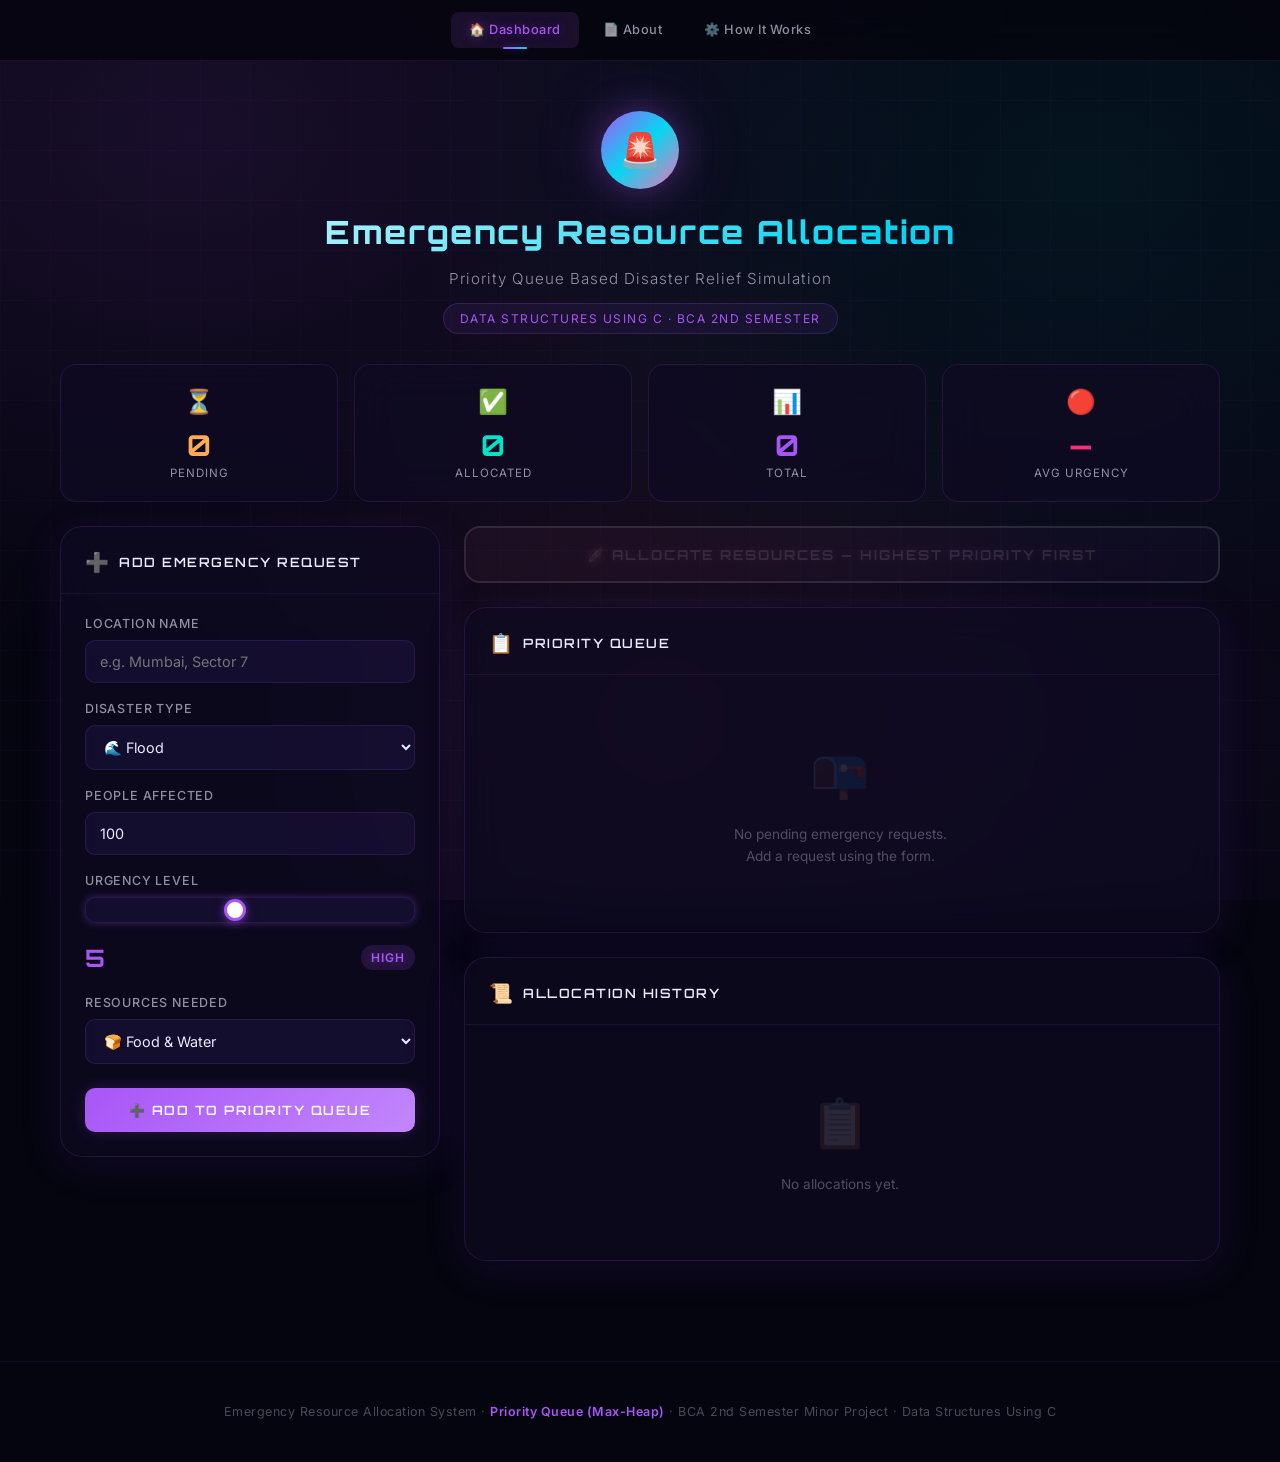
<file: web/index.html>
<!DOCTYPE html>
<html lang="en">
<head>
    <meta charset="UTF-8">
    <meta name="viewport" content="width=device-width, initial-scale=1.0">
    <meta name="description" content="Emergency Resource Allocation System — A simulation using Priority Queue data structure to allocate disaster relief resources based on urgency.">
    <title>Emergency Resource Allocation System</title>
    <link rel="stylesheet" href="style.css">
    <link rel="icon" href="data:image/svg+xml,<svg xmlns='http://www.w3.org/2000/svg' viewBox='0 0 100 100'><text y='.9em' font-size='90'>🚨</text></svg>">
</head>
<body>
    <canvas id="cursorCanvas"></canvas>

    <!-- ===== Navbar ===== -->
    <nav class="navbar">
        <a href="index.html" class="navbar__link navbar__link--active">🏠 Dashboard</a>
        <a href="about.html" class="navbar__link">📄 About</a>
        <a href="how-it-works.html" class="navbar__link">⚙️ How It Works</a>
    </nav>

    <!-- ===== Header ===== -->
    <header class="header">
        <div class="header__icon">🚨</div>
        <h1 class="header__title">Emergency Resource Allocation</h1>
        <p class="header__subtitle">Priority Queue Based Disaster Relief Simulation</p>
        <span class="header__badge">Data Structures Using C · BCA 2nd Semester</span>
    </header>

    <!-- ===== Main App ===== -->
    <main class="app">

        <!-- Stats Bar -->
        <section class="stats-bar" aria-label="Statistics">
            <div class="stat-card stat-card--pending">
                <div class="stat-card__icon">⏳</div>
                <div class="stat-card__value" id="statPending">0</div>
                <div class="stat-card__label">Pending</div>
            </div>
            <div class="stat-card stat-card--allocated">
                <div class="stat-card__icon">✅</div>
                <div class="stat-card__value" id="statAllocated">0</div>
                <div class="stat-card__label">Allocated</div>
            </div>
            <div class="stat-card stat-card--total">
                <div class="stat-card__icon">📊</div>
                <div class="stat-card__value" id="statTotal">0</div>
                <div class="stat-card__label">Total</div>
            </div>
            <div class="stat-card stat-card--urgency">
                <div class="stat-card__icon">🔴</div>
                <div class="stat-card__value" id="statAvgUrgency">—</div>
                <div class="stat-card__label">Avg Urgency</div>
            </div>
        </section>

        <!-- Main Grid -->
        <div class="grid">

            <!-- Left Column — Add Request Form -->
            <aside>
                <div class="card">
                    <div class="card__header">
                        <span class="card__header-icon">➕</span>
                        <h2 class="card__header-title">Add Emergency Request</h2>
                    </div>
                    <div class="card__body">
                        <form id="requestForm">
                            <div class="form-group">
                                <label for="location">Location Name</label>
                                <input type="text" id="location" placeholder="e.g. Mumbai, Sector 7" required>
                            </div>

                            <div class="form-group">
                                <label for="disasterType">Disaster Type</label>
                                <select id="disasterType" required>
                                    <option value="Flood">🌊 Flood</option>
                                    <option value="Earthquake">🏚️ Earthquake</option>
                                    <option value="Fire">🔥 Fire</option>
                                    <option value="Accident">🚨 Accident</option>
                                    <option value="Cyclone">🌀 Cyclone</option>
                                    <option value="Landslide">⛰️ Landslide</option>
                                </select>
                            </div>

                            <div class="form-group">
                                <label for="peopleAffected">People Affected</label>
                                <input type="number" id="peopleAffected" min="1" max="100000" value="100" required>
                            </div>

                            <div class="form-group">
                                <label for="urgency">Urgency Level</label>
                                <div class="urgency-slider-wrapper">
                                    <input type="range" id="urgency" class="urgency-slider" min="1" max="10" value="5">
                                    <div class="urgency-display">
                                        <span class="urgency-value" id="urgencyValue">5</span>
                                        <span class="urgency-label urgency-label--high" id="urgencyLabel">HIGH</span>
                                    </div>
                                </div>
                            </div>

                            <div class="form-group">
                                <label for="resourcesNeeded">Resources Needed</label>
                                <select id="resourcesNeeded" required>
                                    <option value="Food & Water">🍞 Food & Water</option>
                                    <option value="Medical Supplies">💊 Medical Supplies</option>
                                    <option value="Rescue Team">🚁 Rescue Team</option>
                                    <option value="Shelter">🏕️ Shelter</option>
                                    <option value="All Resources">📦 All Resources</option>
                                </select>
                            </div>

                            <button type="submit" class="btn-submit" id="submitBtn">
                                ➕ Add to Priority Queue
                            </button>
                        </form>
                    </div>
                </div>
            </aside>

            <!-- Right Column — Queue + Allocation -->
            <section>
                <!-- Allocate Button -->
                <div class="allocate-section">
                    <button class="btn-allocate" id="allocateBtn" disabled>
                        🚀 Allocate Resources — Highest Priority First
                    </button>
                </div>

                <!-- Priority Queue -->
                <div class="card" style="margin-bottom: 24px;">
                    <div class="card__header">
                        <span class="card__header-icon">📋</span>
                        <h2 class="card__header-title">Priority Queue</h2>
                    </div>
                    <div class="card__body">
                        <ul class="queue-list" id="queueList">
                            <!-- Rendered by JS -->
                        </ul>
                    </div>
                </div>

                <!-- Allocation History -->
                <div class="card">
                    <div class="card__header">
                        <span class="card__header-icon">📜</span>
                        <h2 class="card__header-title">Allocation History</h2>
                    </div>
                    <div class="card__body">
                        <ul class="history-list" id="historyList">
                            <!-- Rendered by JS -->
                        </ul>
                    </div>
                </div>
            </section>

        </div>
    </main>

    <!-- ===== Footer ===== -->
    <footer class="footer">
        <p class="footer__text">
            Emergency Resource Allocation System · 
            <span class="footer__highlight">Priority Queue (Max-Heap)</span> ·
            BCA 2nd Semester Minor Project · Data Structures Using C
        </p>
    </footer>

    <script src="script.js"></script>
    <script src="cursor.js"></script>
</body>
</html>
</file>
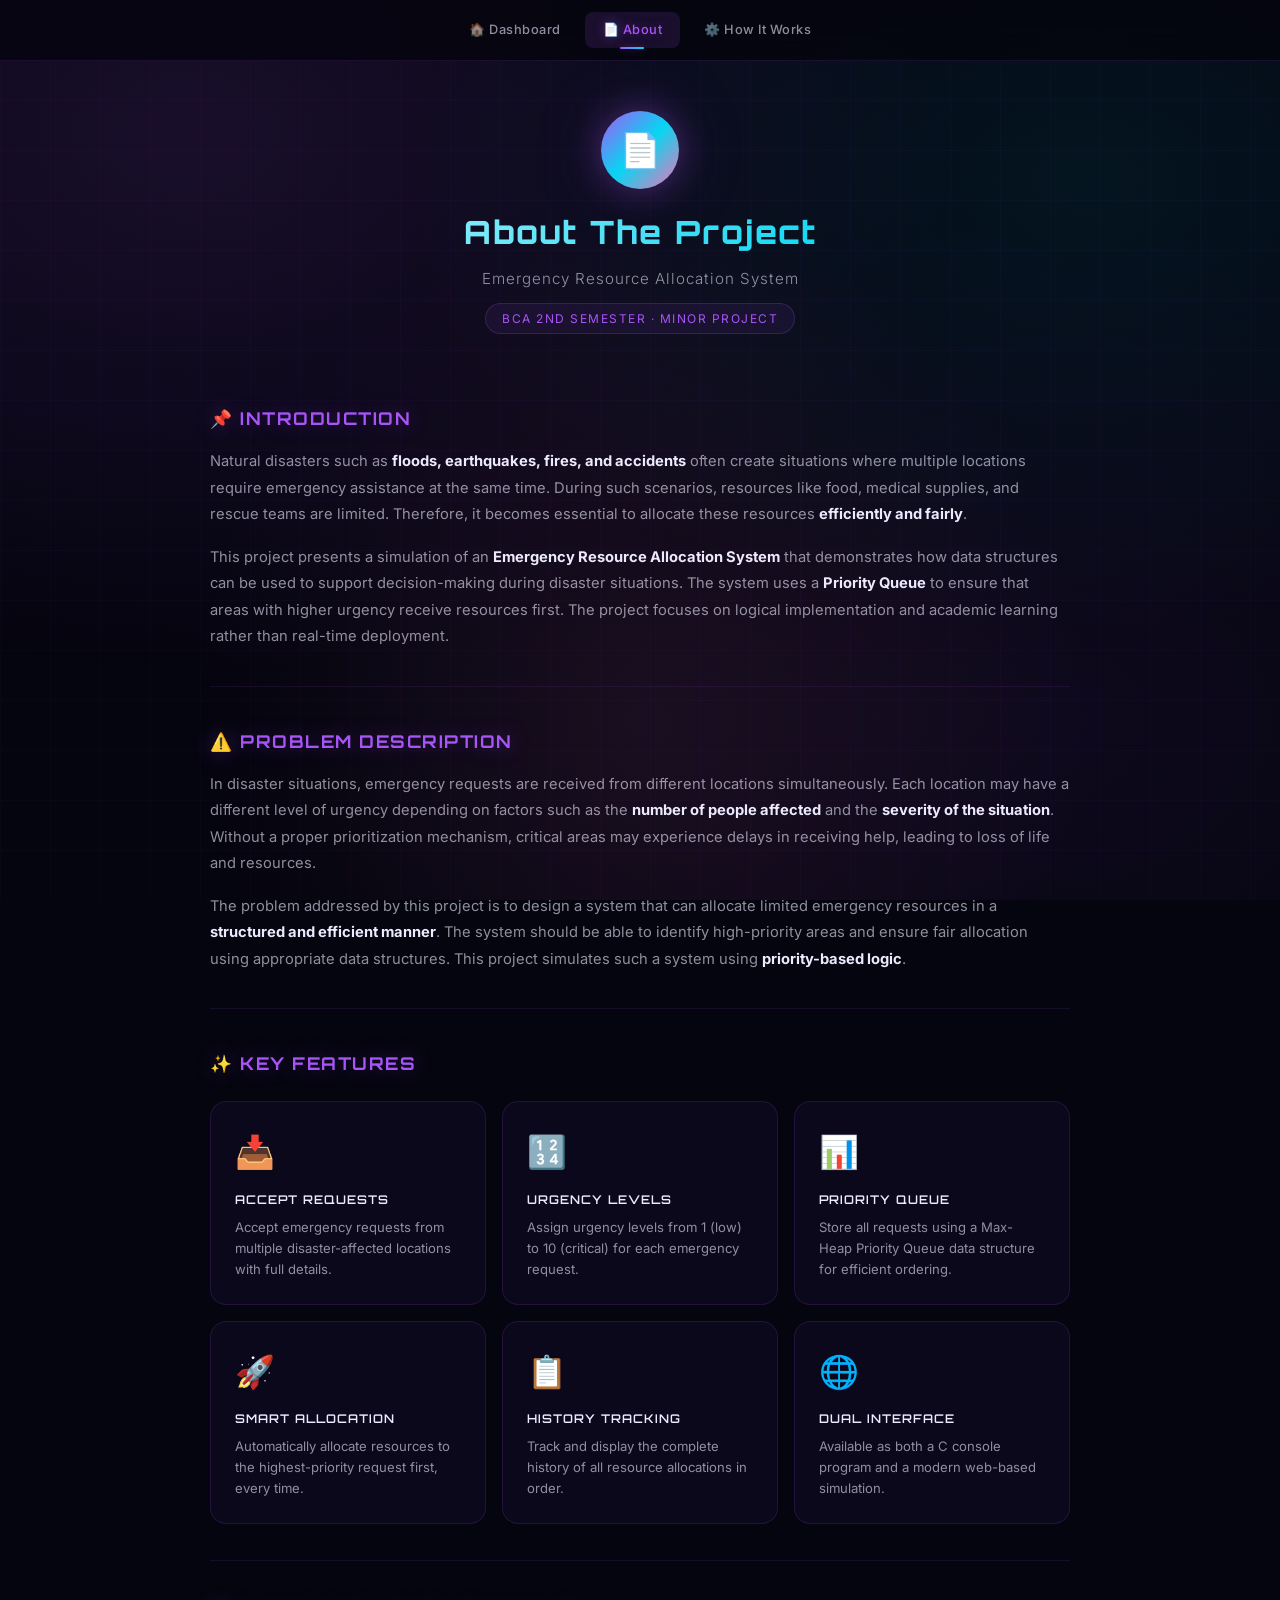
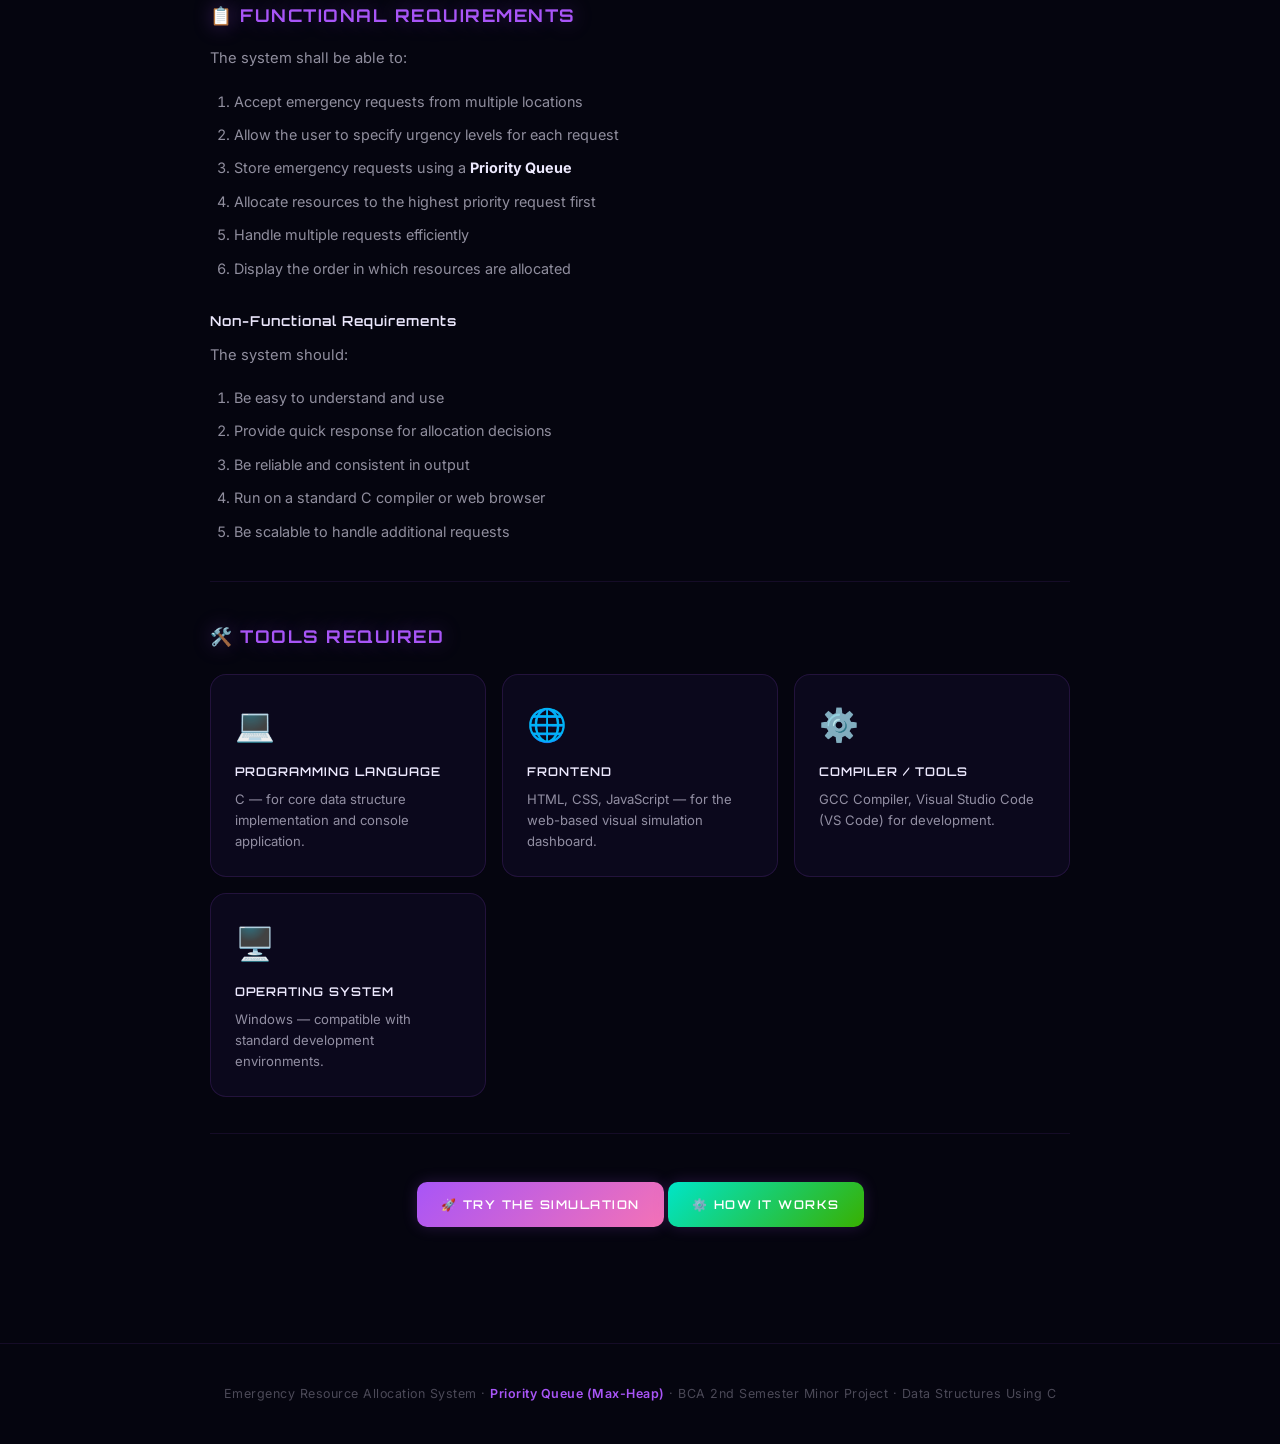
<file: web/about.html>
<!DOCTYPE html>
<html lang="en">
<head>
    <meta charset="UTF-8">
    <meta name="viewport" content="width=device-width, initial-scale=1.0">
    <meta name="description" content="About the Emergency Resource Allocation System — project introduction, problem description, and objectives.">
    <title>About — Emergency Resource Allocation System</title>
    <link rel="stylesheet" href="style.css">
    <link rel="icon" href="data:image/svg+xml,<svg xmlns='http://www.w3.org/2000/svg' viewBox='0 0 100 100'><text y='.9em' font-size='90'>🚨</text></svg>">
</head>
<body>
    <canvas id="cursorCanvas"></canvas>

    <!-- ===== Navbar ===== -->
    <nav class="navbar">
        <a href="index.html" class="navbar__link">🏠 Dashboard</a>
        <a href="about.html" class="navbar__link navbar__link--active">📄 About</a>
        <a href="how-it-works.html" class="navbar__link">⚙️ How It Works</a>
    </nav>

    <!-- ===== Header ===== -->
    <header class="header">
        <div class="header__icon">📄</div>
        <h1 class="header__title">About The Project</h1>
        <p class="header__subtitle">Emergency Resource Allocation System</p>
        <span class="header__badge">BCA 2nd Semester · Minor Project</span>
    </header>

    <!-- ===== Content ===== -->
    <main class="page-content">

        <!-- Introduction -->
        <h2>📌 Introduction</h2>
        <p>
            Natural disasters such as <strong>floods, earthquakes, fires, and accidents</strong> often create situations where multiple locations require emergency assistance at the same time. During such scenarios, resources like food, medical supplies, and rescue teams are limited. Therefore, it becomes essential to allocate these resources <strong>efficiently and fairly</strong>.
        </p>
        <p>
            This project presents a simulation of an <strong>Emergency Resource Allocation System</strong> that demonstrates how data structures can be used to support decision-making during disaster situations. The system uses a <strong>Priority Queue</strong> to ensure that areas with higher urgency receive resources first. The project focuses on logical implementation and academic learning rather than real-time deployment.
        </p>

        <div class="divider"></div>

        <!-- Problem Description -->
        <h2>⚠️ Problem Description</h2>
        <p>
            In disaster situations, emergency requests are received from different locations simultaneously. Each location may have a different level of urgency depending on factors such as the <strong>number of people affected</strong> and the <strong>severity of the situation</strong>. Without a proper prioritization mechanism, critical areas may experience delays in receiving help, leading to loss of life and resources.
        </p>
        <p>
            The problem addressed by this project is to design a system that can allocate limited emergency resources in a <strong>structured and efficient manner</strong>. The system should be able to identify high-priority areas and ensure fair allocation using appropriate data structures. This project simulates such a system using <strong>priority-based logic</strong>.
        </p>

        <div class="divider"></div>

        <!-- Key Features -->
        <h2>✨ Key Features</h2>
        <div class="info-grid">
            <div class="info-card">
                <div class="info-card__icon">📥</div>
                <div class="info-card__title">Accept Requests</div>
                <div class="info-card__text">Accept emergency requests from multiple disaster-affected locations with full details.</div>
            </div>
            <div class="info-card">
                <div class="info-card__icon">🔢</div>
                <div class="info-card__title">Urgency Levels</div>
                <div class="info-card__text">Assign urgency levels from 1 (low) to 10 (critical) for each emergency request.</div>
            </div>
            <div class="info-card">
                <div class="info-card__icon">📊</div>
                <div class="info-card__title">Priority Queue</div>
                <div class="info-card__text">Store all requests using a Max-Heap Priority Queue data structure for efficient ordering.</div>
            </div>
            <div class="info-card">
                <div class="info-card__icon">🚀</div>
                <div class="info-card__title">Smart Allocation</div>
                <div class="info-card__text">Automatically allocate resources to the highest-priority request first, every time.</div>
            </div>
            <div class="info-card">
                <div class="info-card__icon">📋</div>
                <div class="info-card__title">History Tracking</div>
                <div class="info-card__text">Track and display the complete history of all resource allocations in order.</div>
            </div>
            <div class="info-card">
                <div class="info-card__icon">🌐</div>
                <div class="info-card__title">Dual Interface</div>
                <div class="info-card__text">Available as both a C console program and a modern web-based simulation.</div>
            </div>
        </div>

        <div class="divider"></div>

        <!-- Functional Requirements -->
        <h2>📋 Functional Requirements</h2>
        <p>The system shall be able to:</p>
        <ol>
            <li>Accept emergency requests from multiple locations</li>
            <li>Allow the user to specify urgency levels for each request</li>
            <li>Store emergency requests using a <strong>Priority Queue</strong></li>
            <li>Allocate resources to the highest priority request first</li>
            <li>Handle multiple requests efficiently</li>
            <li>Display the order in which resources are allocated</li>
        </ol>

        <h3>Non-Functional Requirements</h3>
        <p>The system should:</p>
        <ol>
            <li>Be easy to understand and use</li>
            <li>Provide quick response for allocation decisions</li>
            <li>Be reliable and consistent in output</li>
            <li>Run on a standard C compiler or web browser</li>
            <li>Be scalable to handle additional requests</li>
        </ol>

        <div class="divider"></div>

        <!-- Tools Used -->
        <h2>🛠️ Tools Required</h2>
        <div class="info-grid">
            <div class="info-card">
                <div class="info-card__icon">💻</div>
                <div class="info-card__title">Programming Language</div>
                <div class="info-card__text">C — for core data structure implementation and console application.</div>
            </div>
            <div class="info-card">
                <div class="info-card__icon">🌐</div>
                <div class="info-card__title">Frontend</div>
                <div class="info-card__text">HTML, CSS, JavaScript — for the web-based visual simulation dashboard.</div>
            </div>
            <div class="info-card">
                <div class="info-card__icon">⚙️</div>
                <div class="info-card__title">Compiler / Tools</div>
                <div class="info-card__text">GCC Compiler, Visual Studio Code (VS Code) for development.</div>
            </div>
            <div class="info-card">
                <div class="info-card__icon">🖥️</div>
                <div class="info-card__title">Operating System</div>
                <div class="info-card__text">Windows — compatible with standard development environments.</div>
            </div>
        </div>

        <div class="divider"></div>

        <!-- CTA -->
        <p style="text-align: center;">
            <a href="index.html" class="btn-cta">🚀 Try the Simulation</a>
            <a href="how-it-works.html" class="btn-cta" style="background: linear-gradient(135deg, var(--clr-safe), #38b000);">⚙️ How It Works</a>
        </p>

    </main>

    <!-- ===== Footer ===== -->
    <footer class="footer">
        <p class="footer__text">
            Emergency Resource Allocation System · 
            <span class="footer__highlight">Priority Queue (Max-Heap)</span> ·
            BCA 2nd Semester Minor Project · Data Structures Using C
        </p>
    </footer>
    <script src="cursor.js"></script>
</body>
</html>
</file>
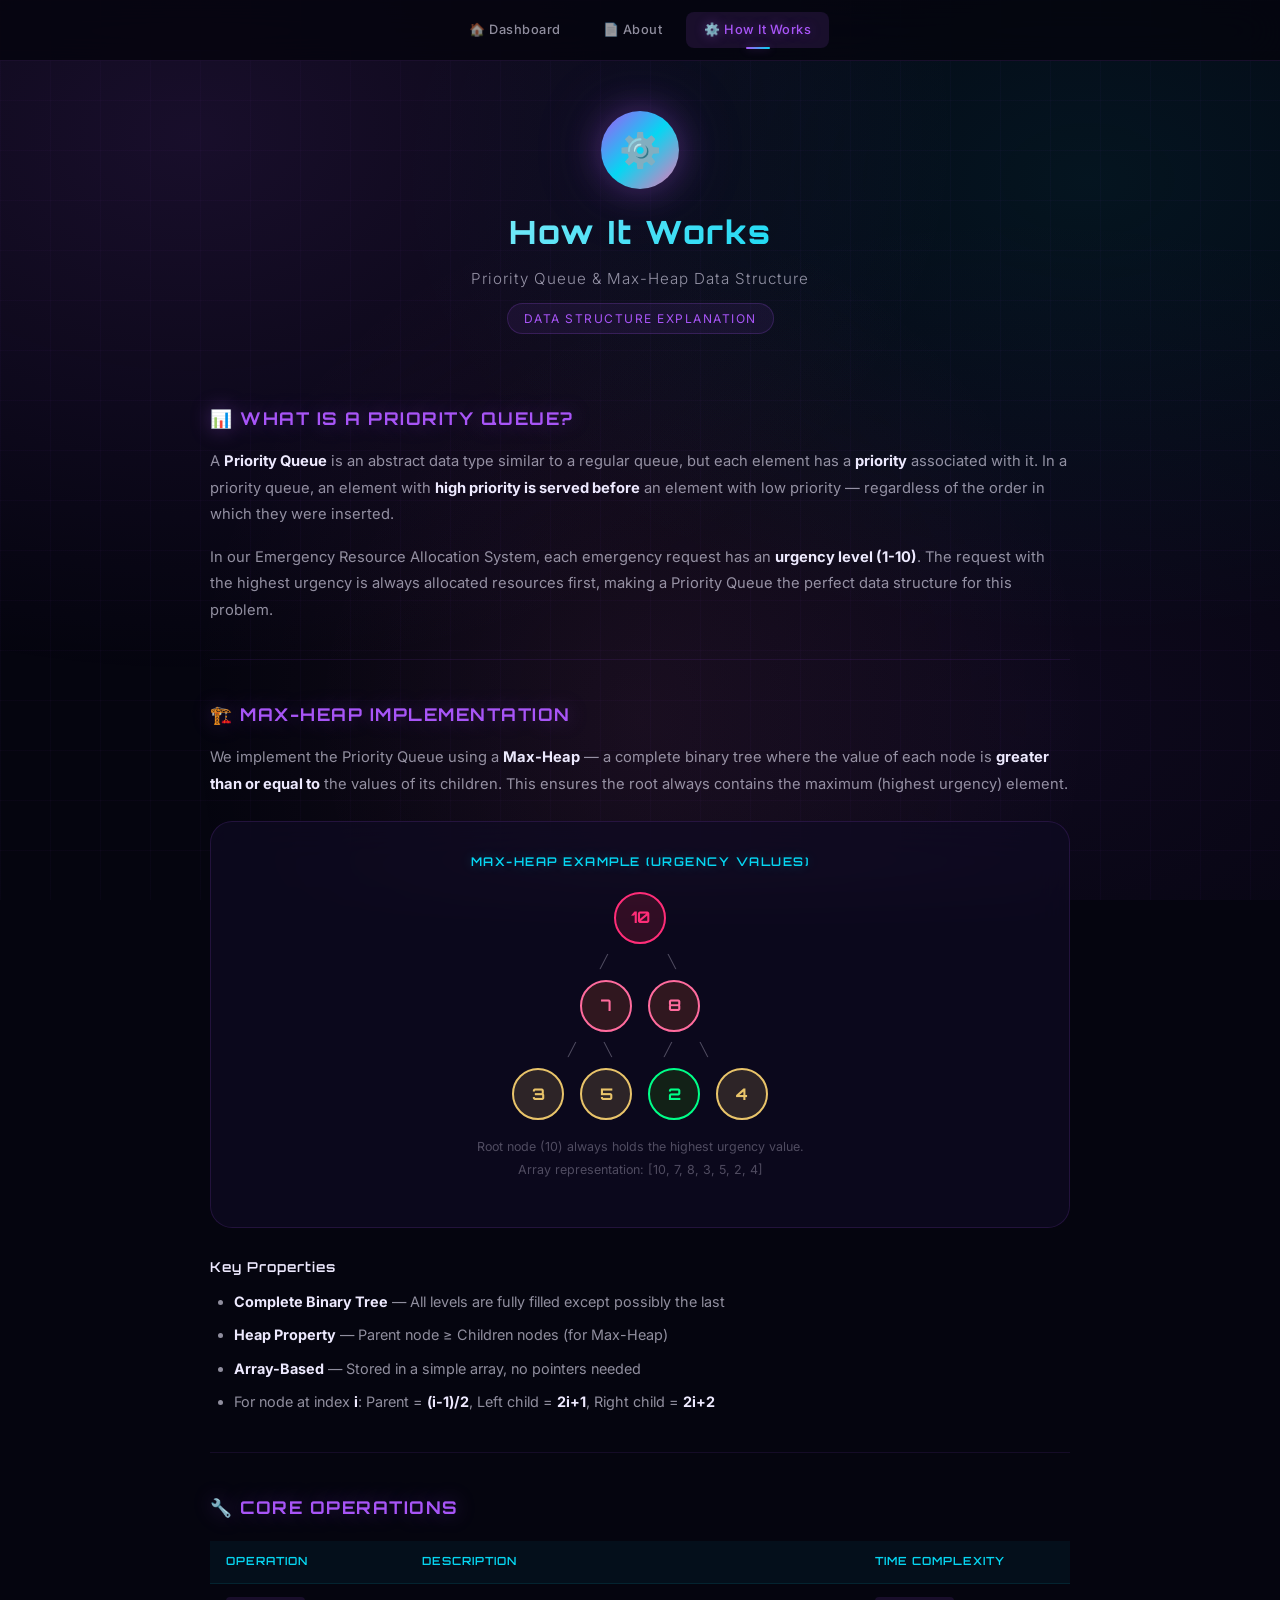
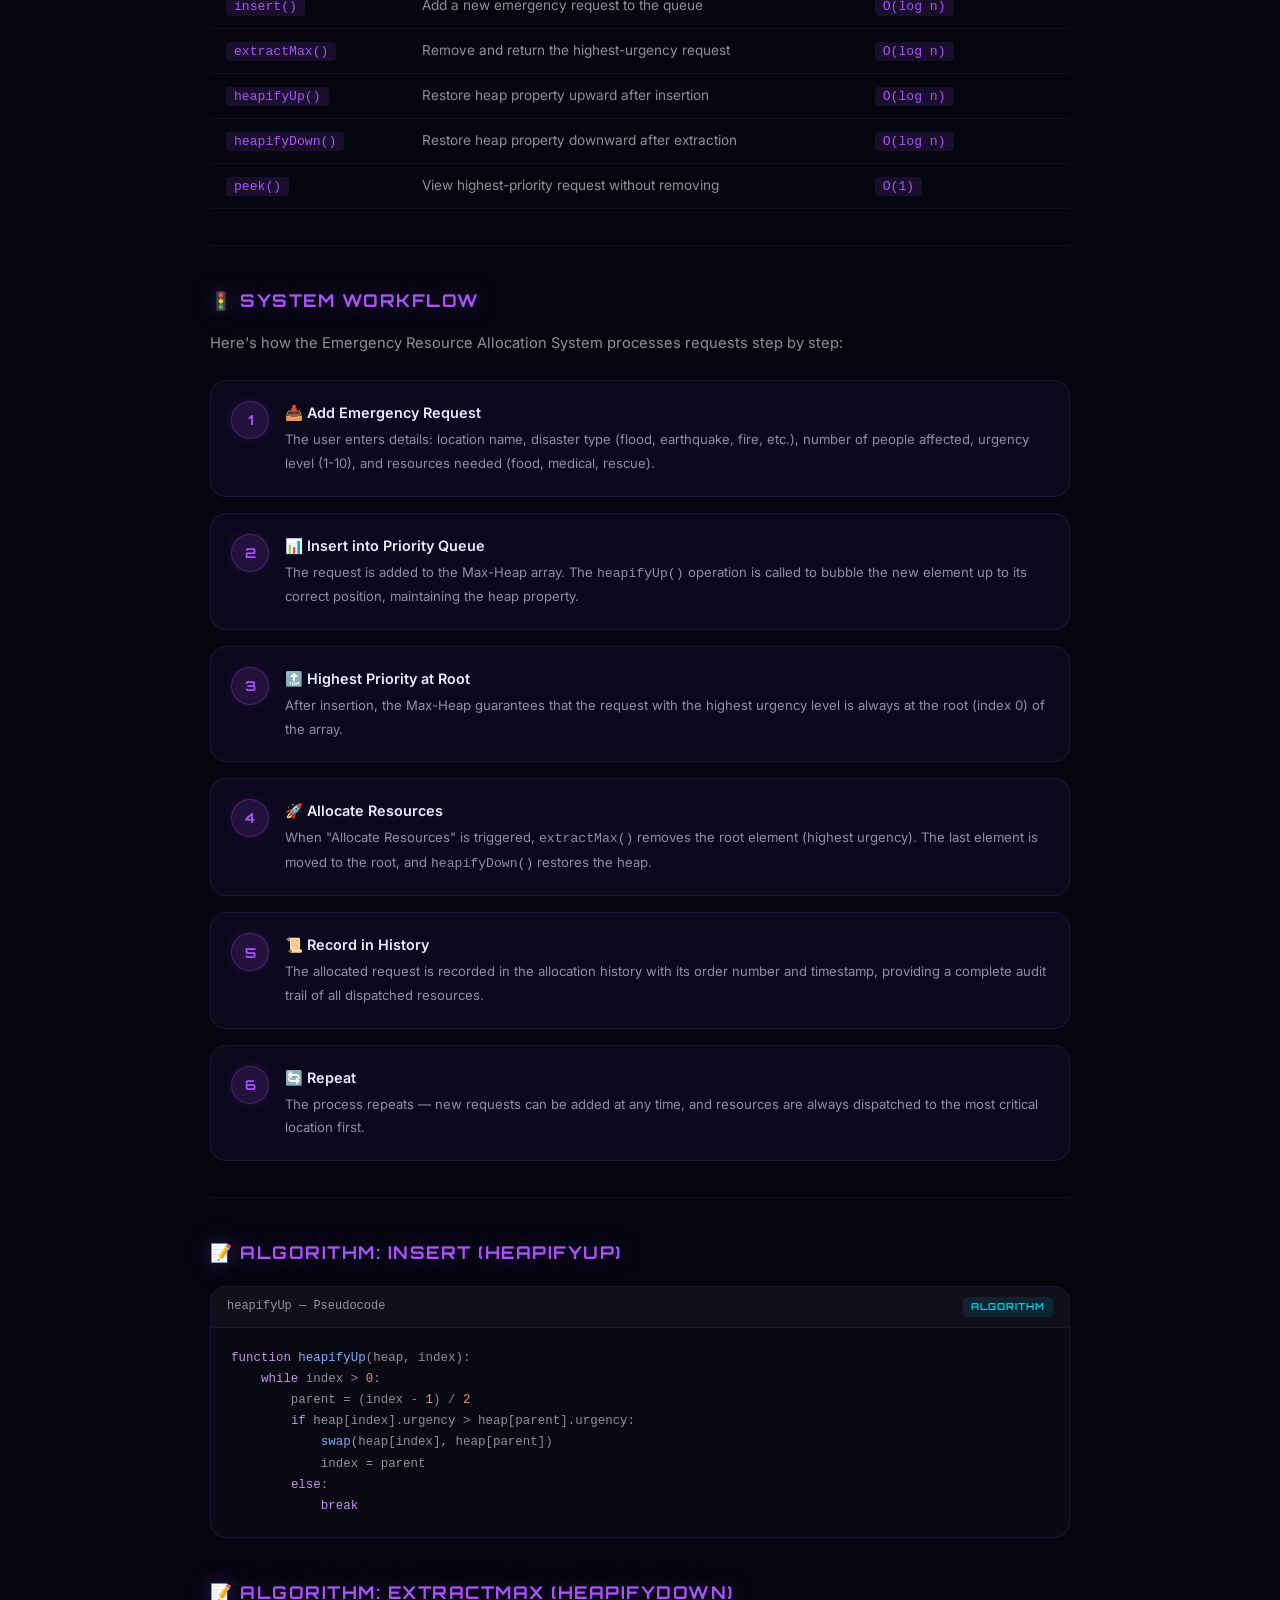
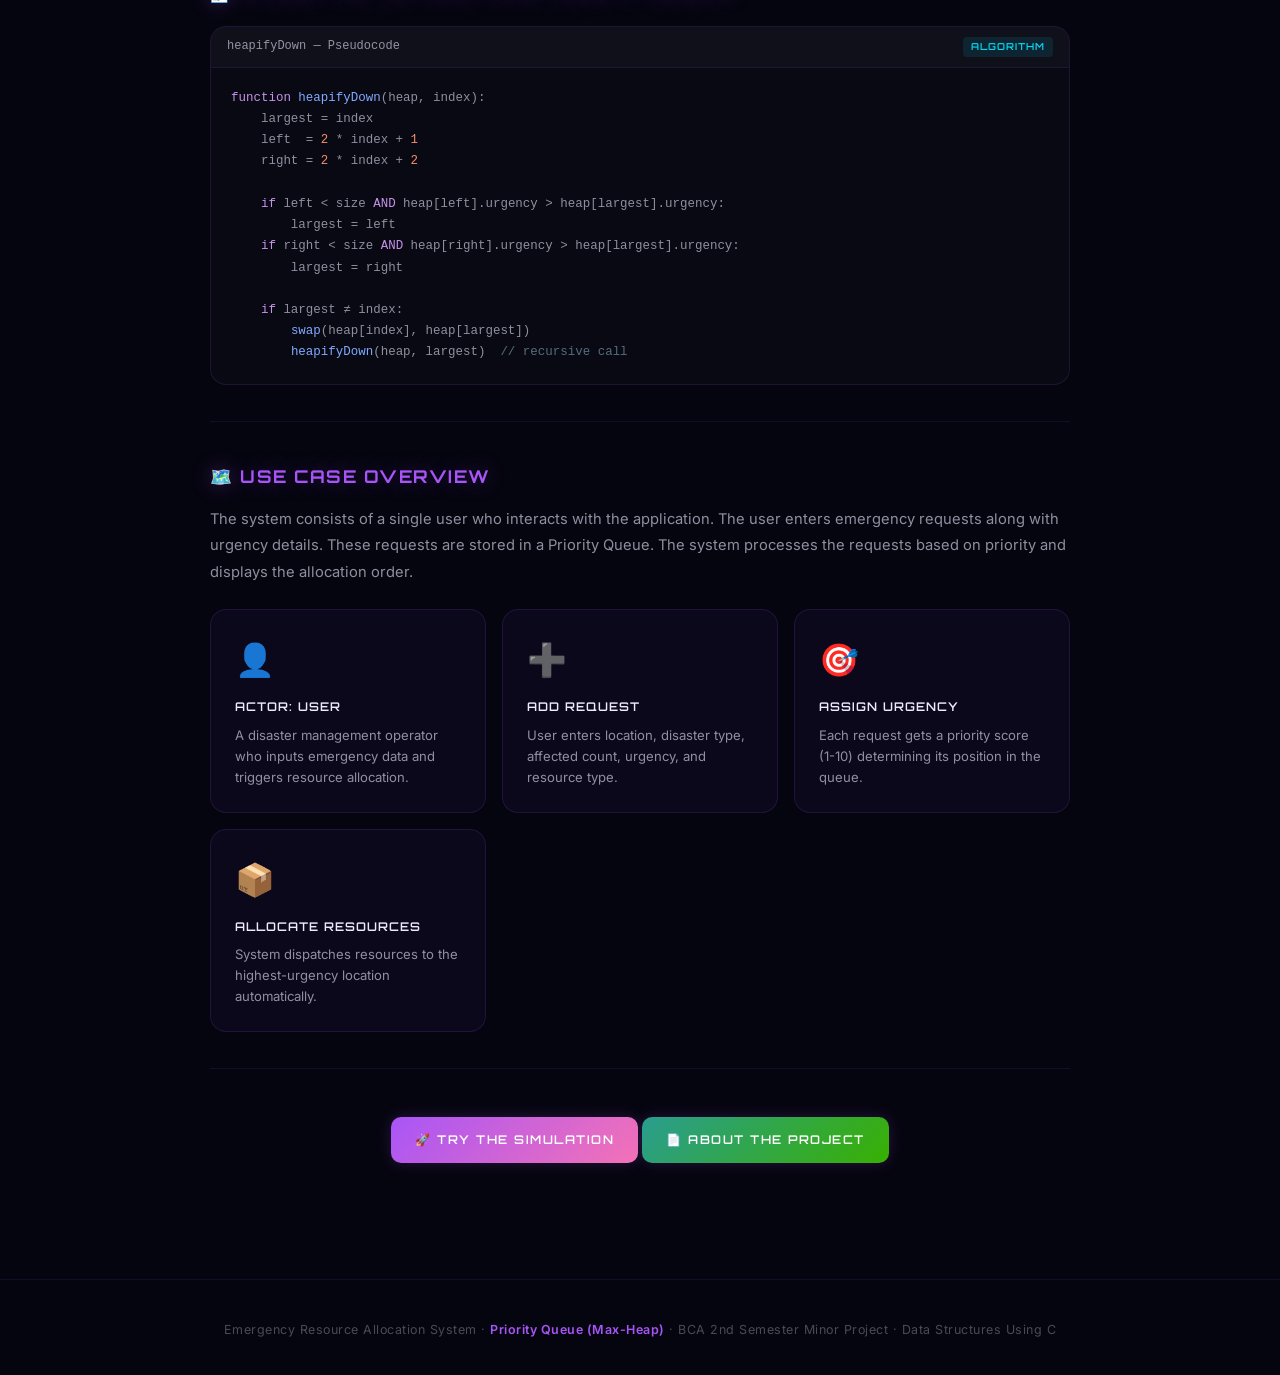
<file: web/how-it-works.html>
<!DOCTYPE html>
<html lang="en">
<head>
    <meta charset="UTF-8">
    <meta name="viewport" content="width=device-width, initial-scale=1.0">
    <meta name="description" content="How the Emergency Resource Allocation System works — Priority Queue, Max-Heap data structure, and allocation algorithm explained.">
    <title>How It Works — Emergency Resource Allocation System</title>
    <link rel="stylesheet" href="style.css">
    <link rel="icon" href="data:image/svg+xml,<svg xmlns='http://www.w3.org/2000/svg' viewBox='0 0 100 100'><text y='.9em' font-size='90'>🚨</text></svg>">
</head>
<body>
    <canvas id="cursorCanvas"></canvas>

    <!-- ===== Navbar ===== -->
    <nav class="navbar">
        <a href="index.html" class="navbar__link">🏠 Dashboard</a>
        <a href="about.html" class="navbar__link">📄 About</a>
        <a href="how-it-works.html" class="navbar__link navbar__link--active">⚙️ How It Works</a>
    </nav>

    <!-- ===== Header ===== -->
    <header class="header">
        <div class="header__icon">⚙️</div>
        <h1 class="header__title">How It Works</h1>
        <p class="header__subtitle">Priority Queue &amp; Max-Heap Data Structure</p>
        <span class="header__badge">Data Structure Explanation</span>
    </header>

    <!-- ===== Content ===== -->
    <main class="page-content">

        <!-- What is a Priority Queue -->
        <h2>📊 What is a Priority Queue?</h2>
        <p>
            A <strong>Priority Queue</strong> is an abstract data type similar to a regular queue, but each element has a <strong>priority</strong> associated with it. In a priority queue, an element with <strong>high priority is served before</strong> an element with low priority — regardless of the order in which they were inserted.
        </p>
        <p>
            In our Emergency Resource Allocation System, each emergency request has an <strong>urgency level (1-10)</strong>. The request with the highest urgency is always allocated resources first, making a Priority Queue the perfect data structure for this problem.
        </p>

        <div class="divider"></div>

        <!-- Max-Heap -->
        <h2>🏗️ Max-Heap Implementation</h2>
        <p>
            We implement the Priority Queue using a <strong>Max-Heap</strong> — a complete binary tree where the value of each node is <strong>greater than or equal to</strong> the values of its children. This ensures the root always contains the maximum (highest urgency) element.
        </p>

        <!-- Heap Visualization -->
        <div class="diagram-block">
            <div class="diagram-block__title">Max-Heap Example (Urgency Values)</div>
            <div class="heap-visual">
                <div class="heap-row">
                    <div class="heap-node heap-node--critical">10</div>
                </div>
                <div class="heap-connector">╱ &nbsp;&nbsp;&nbsp;&nbsp;&nbsp; ╲</div>
                <div class="heap-row">
                    <div class="heap-node heap-node--high">7</div>
                    <div class="heap-node heap-node--high">8</div>
                </div>
                <div class="heap-connector">╱ &nbsp; ╲ &nbsp;&nbsp;&nbsp;&nbsp; ╱ &nbsp; ╲</div>
                <div class="heap-row">
                    <div class="heap-node heap-node--moderate">3</div>
                    <div class="heap-node heap-node--moderate">5</div>
                    <div class="heap-node heap-node--low">2</div>
                    <div class="heap-node heap-node--moderate">4</div>
                </div>
            </div>
            <p style="text-align:center; margin-top:16px; font-size:0.78rem; color:var(--text-muted);">
                Root node (10) always holds the highest urgency value. <br>
                Array representation: [10, 7, 8, 3, 5, 2, 4]
            </p>
        </div>

        <h3>Key Properties</h3>
        <ul>
            <li><strong>Complete Binary Tree</strong> — All levels are fully filled except possibly the last</li>
            <li><strong>Heap Property</strong> — Parent node ≥ Children nodes (for Max-Heap)</li>
            <li><strong>Array-Based</strong> — Stored in a simple array, no pointers needed</li>
            <li>For node at index <strong>i</strong>: Parent = <strong>(i-1)/2</strong>, Left child = <strong>2i+1</strong>, Right child = <strong>2i+2</strong></li>
        </ul>

        <div class="divider"></div>

        <!-- Operations -->
        <h2>🔧 Core Operations</h2>

        <table class="complexity-table">
            <thead>
                <tr>
                    <th>Operation</th>
                    <th>Description</th>
                    <th>Time Complexity</th>
                </tr>
            </thead>
            <tbody>
                <tr>
                    <td><code>insert()</code></td>
                    <td>Add a new emergency request to the queue</td>
                    <td><code>O(log n)</code></td>
                </tr>
                <tr>
                    <td><code>extractMax()</code></td>
                    <td>Remove and return the highest-urgency request</td>
                    <td><code>O(log n)</code></td>
                </tr>
                <tr>
                    <td><code>heapifyUp()</code></td>
                    <td>Restore heap property upward after insertion</td>
                    <td><code>O(log n)</code></td>
                </tr>
                <tr>
                    <td><code>heapifyDown()</code></td>
                    <td>Restore heap property downward after extraction</td>
                    <td><code>O(log n)</code></td>
                </tr>
                <tr>
                    <td><code>peek()</code></td>
                    <td>View highest-priority request without removing</td>
                    <td><code>O(1)</code></td>
                </tr>
            </tbody>
        </table>

        <div class="divider"></div>

        <!-- How the system works step by step -->
        <h2>🚦 System Workflow</h2>
        <p>Here's how the Emergency Resource Allocation System processes requests step by step:</p>

        <div class="steps">
            <div class="step">
                <span class="step__number">1</span>
                <div class="step__content">
                    <h4>📥 Add Emergency Request</h4>
                    <p>The user enters details: location name, disaster type (flood, earthquake, fire, etc.), number of people affected, urgency level (1-10), and resources needed (food, medical, rescue).</p>
                </div>
            </div>
            <div class="step">
                <span class="step__number">2</span>
                <div class="step__content">
                    <h4>📊 Insert into Priority Queue</h4>
                    <p>The request is added to the Max-Heap array. The <code>heapifyUp()</code> operation is called to bubble the new element up to its correct position, maintaining the heap property.</p>
                </div>
            </div>
            <div class="step">
                <span class="step__number">3</span>
                <div class="step__content">
                    <h4>🔝 Highest Priority at Root</h4>
                    <p>After insertion, the Max-Heap guarantees that the request with the highest urgency level is always at the root (index 0) of the array.</p>
                </div>
            </div>
            <div class="step">
                <span class="step__number">4</span>
                <div class="step__content">
                    <h4>🚀 Allocate Resources</h4>
                    <p>When "Allocate Resources" is triggered, <code>extractMax()</code> removes the root element (highest urgency). The last element is moved to the root, and <code>heapifyDown()</code> restores the heap.</p>
                </div>
            </div>
            <div class="step">
                <span class="step__number">5</span>
                <div class="step__content">
                    <h4>📜 Record in History</h4>
                    <p>The allocated request is recorded in the allocation history with its order number and timestamp, providing a complete audit trail of all dispatched resources.</p>
                </div>
            </div>
            <div class="step">
                <span class="step__number">6</span>
                <div class="step__content">
                    <h4>🔄 Repeat</h4>
                    <p>The process repeats — new requests can be added at any time, and resources are always dispatched to the most critical location first.</p>
                </div>
            </div>
        </div>

        <div class="divider"></div>

        <!-- Insert Algorithm -->
        <h2>📝 Algorithm: Insert (HeapifyUp)</h2>
        <div class="code-block">
            <div class="code-block__header">
                <span class="code-block__filename">heapifyUp — Pseudocode</span>
                <span class="code-block__lang">Algorithm</span>
            </div>
            <pre>
<span class="kw">function</span> <span class="fn">heapifyUp</span>(heap, index):
    <span class="kw">while</span> index > <span class="num">0</span>:
        parent = (index - <span class="num">1</span>) / <span class="num">2</span>
        <span class="kw">if</span> heap[index].urgency > heap[parent].urgency:
            <span class="fn">swap</span>(heap[index], heap[parent])
            index = parent
        <span class="kw">else</span>:
            <span class="kw">break</span></pre>
        </div>

        <h2>📝 Algorithm: ExtractMax (HeapifyDown)</h2>
        <div class="code-block">
            <div class="code-block__header">
                <span class="code-block__filename">heapifyDown — Pseudocode</span>
                <span class="code-block__lang">Algorithm</span>
            </div>
            <pre>
<span class="kw">function</span> <span class="fn">heapifyDown</span>(heap, index):
    largest = index
    left  = <span class="num">2</span> * index + <span class="num">1</span>
    right = <span class="num">2</span> * index + <span class="num">2</span>

    <span class="kw">if</span> left < size <span class="kw">AND</span> heap[left].urgency > heap[largest].urgency:
        largest = left
    <span class="kw">if</span> right < size <span class="kw">AND</span> heap[right].urgency > heap[largest].urgency:
        largest = right

    <span class="kw">if</span> largest ≠ index:
        <span class="fn">swap</span>(heap[index], heap[largest])
        <span class="fn">heapifyDown</span>(heap, largest)  <span class="cm">// recursive call</span></pre>
        </div>

        <div class="divider"></div>

        <!-- Use Case Diagram Description -->
        <h2>🗺️ Use Case Overview</h2>
        <p>The system consists of a single user who interacts with the application. The user enters emergency requests along with urgency details. These requests are stored in a Priority Queue. The system processes the requests based on priority and displays the allocation order.</p>

        <div class="info-grid">
            <div class="info-card">
                <div class="info-card__icon">👤</div>
                <div class="info-card__title">Actor: User</div>
                <div class="info-card__text">A disaster management operator who inputs emergency data and triggers resource allocation.</div>
            </div>
            <div class="info-card">
                <div class="info-card__icon">➕</div>
                <div class="info-card__title">Add Request</div>
                <div class="info-card__text">User enters location, disaster type, affected count, urgency, and resource type.</div>
            </div>
            <div class="info-card">
                <div class="info-card__icon">🎯</div>
                <div class="info-card__title">Assign Urgency</div>
                <div class="info-card__text">Each request gets a priority score (1-10) determining its position in the queue.</div>
            </div>
            <div class="info-card">
                <div class="info-card__icon">📦</div>
                <div class="info-card__title">Allocate Resources</div>
                <div class="info-card__text">System dispatches resources to the highest-urgency location automatically.</div>
            </div>
        </div>

        <div class="divider"></div>

        <!-- CTA -->
        <p style="text-align: center;">
            <a href="index.html" class="btn-cta">🚀 Try the Simulation</a>
            <a href="about.html" class="btn-cta" style="background: linear-gradient(135deg, #2a9d8f, #38b000);">📄 About the Project</a>
        </p>

    </main>

    <!-- ===== Footer ===== -->
    <footer class="footer">
        <p class="footer__text">
            Emergency Resource Allocation System · 
            <span class="footer__highlight">Priority Queue (Max-Heap)</span> ·
            BCA 2nd Semester Minor Project · Data Structures Using C
        </p>
    </footer>
    <script src="cursor.js"></script>
</body>
</html>
</file>
<file: web/style.css>
/* ============================================================
   EMERGENCY RESOURCE ALLOCATION SYSTEM
   Web Frontend — Neon Cyberpunk Design System
   ============================================================ */

@import url('https://fonts.googleapis.com/css2?family=Inter:wght@300;400;500;600;700&family=Orbitron:wght@400;500;600;700;800;900&display=swap');

/* ---- CSS Custom Properties ---- */
:root {
    /* Background */
    --bg-primary: #05050f;
    --bg-secondary: #0a0a1a;
    --bg-card: rgba(15, 10, 35, 0.7);
    --bg-card-hover: rgba(25, 15, 55, 0.85);
    --bg-glass: rgba(120, 80, 255, 0.04);
    --bg-input: rgba(120, 80, 255, 0.08);

    /* Accent Colors */
    --clr-critical: #ff2d78;
    --clr-critical-glow: rgba(255, 45, 120, 0.45);
    --clr-high: #ff6b9d;
    --clr-warning: #ffaa55;
    --clr-moderate: #e9c46a;
    --clr-safe: #00e5c8;
    --clr-low: #00ff88;
    --clr-info: #5b9dff;
    --clr-accent: #a855f7;
    --clr-accent-glow: rgba(168, 85, 247, 0.35);
    --clr-cyan: #06d6f2;
    --clr-cyan-glow: rgba(6, 214, 242, 0.3);
    --clr-neon-pink: #f472b6;

    /* Text */
    --text-primary: #ede9fe;
    --text-secondary: rgba(237, 233, 254, 0.6);
    --text-muted: rgba(237, 233, 254, 0.3);

    /* Borders */
    --border-subtle: rgba(168, 85, 247, 0.1);
    --border-card: rgba(168, 85, 247, 0.15);

    /* Misc */
    --radius-sm: 10px;
    --radius-md: 16px;
    --radius-lg: 22px;
    --shadow-card: 0 8px 40px rgba(100, 50, 200, 0.15), 0 2px 8px rgba(0,0,0,0.4);
    --transition: 0.3s cubic-bezier(0.4, 0, 0.2, 1);
}

/* ---- Reset ---- */
*, *::before, *::after {
    margin: 0;
    padding: 0;
    box-sizing: border-box;
}

html {
    scroll-behavior: smooth;
}

body {
    font-family: 'Inter', -apple-system, BlinkMacSystemFont, sans-serif;
    background: var(--bg-primary);
    color: var(--text-primary);
    min-height: 100vh;
    line-height: 1.6;
    overflow-x: hidden;
}

/* ---- Canvas Cursor Overlay ---- */
#cursorCanvas {
    position: fixed;
    top: 0;
    left: 0;
    width: 100%;
    height: 100%;
    z-index: 9999;
    pointer-events: none;
}

/* ---- Animated Background ---- */
body::before {
    content: '';
    position: fixed;
    top: 0; left: 0;
    width: 100%; height: 100%;
    background:
        radial-gradient(ellipse at 15% 15%, rgba(168, 85, 247, 0.12) 0%, transparent 50%),
        radial-gradient(ellipse at 85% 20%, rgba(6, 214, 242, 0.08) 0%, transparent 45%),
        radial-gradient(ellipse at 50% 80%, rgba(244, 114, 182, 0.07) 0%, transparent 50%),
        radial-gradient(ellipse at 80% 80%, rgba(168, 85, 247, 0.06) 0%, transparent 50%);
    pointer-events: none;
    z-index: 0;
    animation: bgPulse 8s ease-in-out infinite alternate;
}

@keyframes bgPulse {
    0% { opacity: 0.8; }
    100% { opacity: 1; }
}

/* Grid overlay */
body::after {
    content: '';
    position: fixed;
    top: 0; left: 0;
    width: 100%; height: 100%;
    background-image:
        linear-gradient(rgba(168,85,247,0.03) 1px, transparent 1px),
        linear-gradient(90deg, rgba(168,85,247,0.03) 1px, transparent 1px);
    background-size: 50px 50px;
    pointer-events: none;
    z-index: 0;
}

/* ---- Header ---- */
.header {
    position: relative;
    z-index: 1;
    text-align: center;
    padding: 50px 20px 30px;
}

.header__icon {
    display: inline-flex;
    align-items: center;
    justify-content: center;
    width: 78px;
    height: 78px;
    border-radius: 50%;
    background: linear-gradient(135deg, var(--clr-accent), var(--clr-cyan), var(--clr-neon-pink));
    font-size: 34px;
    margin-bottom: 18px;
    animation: pulse-icon 2.5s ease-in-out infinite;
    box-shadow: 0 0 35px var(--clr-accent-glow), 0 0 80px rgba(168,85,247,0.15);
}

@keyframes pulse-icon {
    0%, 100% { transform: scale(1); box-shadow: 0 0 35px var(--clr-accent-glow); }
    50% { transform: scale(1.1); box-shadow: 0 0 60px var(--clr-accent-glow), 0 0 100px rgba(6,214,242,0.15); }
}

.header__title {
    font-family: 'Orbitron', monospace;
    font-size: 2rem;
    font-weight: 800;
    letter-spacing: 2px;
    background: linear-gradient(135deg, #fff 0%, var(--clr-cyan) 35%, var(--clr-accent) 65%, var(--clr-neon-pink) 100%);
    background-size: 200% auto;
    -webkit-background-clip: text;
    -webkit-text-fill-color: transparent;
    background-clip: text;
    animation: titleShimmer 4s ease-in-out infinite alternate;
    margin-bottom: 8px;
}

@keyframes titleShimmer {
    0% { background-position: 0% center; }
    100% { background-position: 200% center; }
}

.header__subtitle {
    font-size: 0.95rem;
    color: var(--text-secondary);
    font-weight: 300;
    letter-spacing: 1px;
}

.header__badge {
    display: inline-block;
    margin-top: 12px;
    padding: 5px 16px;
    border-radius: 20px;
    background: rgba(168, 85, 247, 0.08);
    border: 1px solid rgba(168, 85, 247, 0.2);
    font-size: 0.75rem;
    color: var(--clr-accent);
    letter-spacing: 1.5px;
    text-transform: uppercase;
}

/* ---- Navbar ---- */
.navbar {
    position: sticky;
    top: 0;
    z-index: 100;
    display: flex;
    align-items: center;
    justify-content: center;
    gap: 6px;
    padding: 12px 20px;
    background: rgba(5, 5, 15, 0.85);
    backdrop-filter: blur(20px);
    -webkit-backdrop-filter: blur(20px);
    border-bottom: 1px solid rgba(168, 85, 247, 0.12);
}

.navbar__link {
    text-decoration: none;
    font-family: 'Inter', sans-serif;
    font-size: 0.8rem;
    font-weight: 500;
    color: var(--text-secondary);
    padding: 8px 18px;
    border-radius: 8px;
    transition: var(--transition);
    letter-spacing: 0.5px;
    position: relative;
}

.navbar__link:hover {
    color: var(--clr-cyan);
    background: rgba(6, 214, 242, 0.06);
    text-shadow: 0 0 12px rgba(6, 214, 242, 0.3);
}

.navbar__link--active {
    color: var(--clr-accent);
    background: rgba(168, 85, 247, 0.12);
    text-shadow: 0 0 12px var(--clr-accent-glow);
}

.navbar__link--active::after {
    content: '';
    position: absolute;
    bottom: -1px;
    left: 50%;
    transform: translateX(-50%);
    width: 24px;
    height: 2px;
    background: linear-gradient(90deg, var(--clr-accent), var(--clr-cyan));
    border-radius: 1px;
    box-shadow: 0 0 8px var(--clr-accent-glow);
}

/* ---- Layout ---- */
.app {
    position: relative;
    z-index: 1;
    max-width: 1200px;
    margin: 0 auto;
    padding: 0 20px 60px;
}

/* ---- Content Pages Layout ---- */
.page-content {
    position: relative;
    z-index: 1;
    max-width: 900px;
    margin: 0 auto;
    padding: 40px 20px 60px;
}

.page-content h2 {
    font-family: 'Orbitron', monospace;
    font-size: 1.1rem;
    font-weight: 700;
    letter-spacing: 1.5px;
    color: var(--clr-accent);
    margin-bottom: 16px;
    margin-top: 40px;
    text-transform: uppercase;
    text-shadow: 0 0 20px var(--clr-accent-glow);
}

.page-content h2:first-of-type {
    margin-top: 0;
}

.page-content h3 {
    font-family: 'Orbitron', monospace;
    font-size: 0.85rem;
    font-weight: 600;
    letter-spacing: 1px;
    color: var(--text-primary);
    margin-bottom: 10px;
    margin-top: 28px;
}

.page-content p {
    color: var(--text-secondary);
    font-size: 0.92rem;
    line-height: 1.8;
    margin-bottom: 16px;
}

.page-content ul, .page-content ol {
    color: var(--text-secondary);
    font-size: 0.9rem;
    line-height: 1.9;
    margin-bottom: 16px;
    padding-left: 24px;
}

.page-content li {
    margin-bottom: 6px;
}

.page-content strong {
    color: var(--text-primary);
}

/* Info Grid (for about page) */
.info-grid {
    display: grid;
    grid-template-columns: repeat(auto-fit, minmax(240px, 1fr));
    gap: 16px;
    margin: 24px 0;
}

.info-card {
    background: var(--bg-card);
    border: 1px solid var(--border-card);
    border-radius: var(--radius-md);
    padding: 24px;
    backdrop-filter: blur(20px);
    transition: var(--transition);
}

.info-card:hover {
    transform: translateY(-4px);
    border-color: rgba(168, 85, 247, 0.3);
    box-shadow: 0 12px 40px rgba(168, 85, 247, 0.12), 0 0 20px rgba(6, 214, 242, 0.06);
}

.info-card__icon {
    font-size: 2rem;
    margin-bottom: 12px;
}

.info-card__title {
    font-family: 'Orbitron', monospace;
    font-size: 0.75rem;
    font-weight: 600;
    letter-spacing: 1px;
    text-transform: uppercase;
    color: var(--text-primary);
    margin-bottom: 8px;
}

.info-card__text {
    font-size: 0.82rem;
    color: var(--text-secondary);
    line-height: 1.6;
}

/* Diagram / Visual Blocks */
.diagram-block {
    background: var(--bg-card);
    border: 1px solid var(--border-card);
    border-radius: var(--radius-lg);
    padding: 30px;
    margin: 24px 0;
    backdrop-filter: blur(20px);
    overflow-x: auto;
}

.diagram-block__title {
    font-family: 'Orbitron', monospace;
    font-size: 0.75rem;
    font-weight: 600;
    letter-spacing: 1.5px;
    text-transform: uppercase;
    color: var(--clr-cyan);
    text-shadow: 0 0 12px var(--clr-cyan-glow);
    margin-bottom: 20px;
    text-align: center;
}

/* Heap tree visual */
.heap-visual {
    display: flex;
    flex-direction: column;
    align-items: center;
    gap: 8px;
}

.heap-row {
    display: flex;
    justify-content: center;
    gap: 16px;
}

.heap-node {
    width: 52px;
    height: 52px;
    border-radius: 50%;
    display: flex;
    align-items: center;
    justify-content: center;
    font-family: 'Orbitron', monospace;
    font-size: 1rem;
    font-weight: 700;
    border: 2px solid;
    transition: var(--transition);
}

.heap-node--critical {
    background: rgba(255, 45, 85, 0.15);
    border-color: var(--clr-critical);
    color: var(--clr-critical);
}

.heap-node--high {
    background: rgba(255, 107, 53, 0.15);
    border-color: var(--clr-high);
    color: var(--clr-high);
}

.heap-node--moderate {
    background: rgba(233, 196, 106, 0.15);
    border-color: var(--clr-moderate);
    color: var(--clr-moderate);
}

.heap-node--low {
    background: rgba(56, 176, 0, 0.15);
    border-color: var(--clr-low);
    color: var(--clr-low);
}

.heap-connector {
    text-align: center;
    color: var(--text-muted);
    font-size: 0.8rem;
    letter-spacing: 4px;
}

/* Step cards (how-it-works) */
.steps {
    display: flex;
    flex-direction: column;
    gap: 16px;
    margin: 24px 0;
}

.step {
    display: flex;
    gap: 16px;
    align-items: flex-start;
    padding: 20px;
    background: var(--bg-card);
    border: 1px solid var(--border-card);
    border-radius: var(--radius-md);
    backdrop-filter: blur(20px);
    transition: var(--transition);
}

.step:hover {
    border-color: rgba(255, 255, 255, 0.12);
    transform: translateX(4px);
}

.step__number {
    font-family: 'Orbitron', monospace;
    font-size: 0.85rem;
    font-weight: 700;
    width: 38px;
    height: 38px;
    display: flex;
    align-items: center;
    justify-content: center;
    border-radius: 50%;
    background: rgba(168, 85, 247, 0.15);
    color: var(--clr-accent);
    flex-shrink: 0;
    border: 1px solid rgba(168, 85, 247, 0.3);
    box-shadow: 0 0 10px rgba(168, 85, 247, 0.15);
}

.step__content h4 {
    font-size: 0.9rem;
    font-weight: 600;
    color: var(--text-primary);
    margin-bottom: 4px;
}

.step__content p {
    font-size: 0.82rem;
    color: var(--text-secondary);
    margin-bottom: 0;
}

/* Complexity Table */
.complexity-table {
    width: 100%;
    border-collapse: collapse;
    margin: 20px 0;
    font-size: 0.85rem;
}

.complexity-table th {
    font-family: 'Orbitron', monospace;
    font-size: 0.7rem;
    font-weight: 600;
    letter-spacing: 1px;
    text-transform: uppercase;
    color: var(--clr-cyan);
    text-align: left;
    padding: 12px 16px;
    border-bottom: 1px solid rgba(6, 214, 242, 0.15);
    background: rgba(6, 214, 242, 0.05);
}

.complexity-table td {
    padding: 11px 16px;
    border-bottom: 1px solid var(--border-subtle);
    color: var(--text-secondary);
}

.complexity-table tr:hover td {
    background: rgba(168, 85, 247, 0.04);
    color: var(--text-primary);
}

.complexity-table code {
    font-family: 'Fira Code', 'Consolas', monospace;
    background: rgba(168, 85, 247, 0.12);
    padding: 2px 8px;
    border-radius: 4px;
    font-size: 0.82rem;
    color: var(--clr-accent);
}

/* Code Block */
.code-block {
    background: rgba(10, 10, 20, 0.8);
    border: 1px solid var(--border-card);
    border-radius: var(--radius-md);
    margin: 20px 0;
    overflow: hidden;
}

.code-block__header {
    display: flex;
    align-items: center;
    justify-content: space-between;
    padding: 10px 16px;
    background: rgba(255, 255, 255, 0.03);
    border-bottom: 1px solid var(--border-subtle);
}

.code-block__filename {
    font-family: 'Fira Code', 'Consolas', monospace;
    font-size: 0.75rem;
    color: var(--text-secondary);
}

.code-block__lang {
    font-family: 'Orbitron', monospace;
    font-size: 0.6rem;
    font-weight: 600;
    letter-spacing: 1px;
    text-transform: uppercase;
    color: var(--clr-cyan);
    padding: 2px 8px;
    border-radius: 4px;
    background: rgba(6, 214, 242, 0.1);
}

.code-block pre {
    padding: 20px;
    overflow-x: auto;
    font-family: 'Fira Code', 'Consolas', 'Courier New', monospace;
    font-size: 0.78rem;
    line-height: 1.7;
    color: var(--text-secondary);
    tab-size: 4;
}

.code-block pre::-webkit-scrollbar { height: 4px; }
.code-block pre::-webkit-scrollbar-track { background: transparent; }
.code-block pre::-webkit-scrollbar-thumb { background: var(--border-card); border-radius: 2px; }

/* Syntax highlighting (basic) */
.code-block .kw  { color: #c792ea; }  /* keywords */
.code-block .fn  { color: #82aaff; }  /* functions */
.code-block .str { color: #c3e88d; }  /* strings */
.code-block .num { color: #f78c6c; }  /* numbers */
.code-block .cm  { color: #546e7a; }  /* comments */
.code-block .tp  { color: #ffcb6b; }  /* types */
.code-block .pp  { color: #89ddff; }  /* preprocessor */

/* CTA Link button */
.btn-cta {
    display: inline-flex;
    align-items: center;
    gap: 8px;
    padding: 12px 24px;
    background: linear-gradient(135deg, var(--clr-accent), var(--clr-neon-pink));
    color: #fff;
    text-decoration: none;
    border-radius: var(--radius-sm);
    font-family: 'Orbitron', monospace;
    font-size: 0.75rem;
    font-weight: 600;
    letter-spacing: 1.5px;
    text-transform: uppercase;
    transition: var(--transition);
    margin-top: 12px;
    box-shadow: 0 0 15px rgba(168, 85, 247, 0.2);
}

.btn-cta:hover {
    transform: translateY(-3px);
    box-shadow: 0 6px 30px var(--clr-accent-glow), 0 0 20px rgba(168, 85, 247, 0.2);
}

/* Divider */
.divider {
    height: 1px;
    background: var(--border-subtle);
    margin: 36px 0;
}

.grid {
    display: grid;
    grid-template-columns: 380px 1fr;
    gap: 24px;
    align-items: start;
}

/* ---- Cards ---- */
.card {
    background: var(--bg-card);
    border: 1px solid var(--border-card);
    border-radius: var(--radius-lg);
    backdrop-filter: blur(20px);
    -webkit-backdrop-filter: blur(20px);
    box-shadow: var(--shadow-card);
    overflow: hidden;
    transition: var(--transition);
}

.card:hover {
    background: var(--bg-card-hover);
    border-color: rgba(168, 85, 247, 0.25);
    box-shadow: 0 10px 50px rgba(168, 85, 247, 0.1), 0 0 15px rgba(6, 214, 242, 0.04);
}

.card__header {
    display: flex;
    align-items: center;
    gap: 10px;
    padding: 20px 24px 16px;
    border-bottom: 1px solid var(--border-subtle);
}

.card__header-icon {
    font-size: 1.2rem;
}

.card__header-title {
    font-family: 'Orbitron', monospace;
    font-size: 0.8rem;
    font-weight: 600;
    letter-spacing: 1.5px;
    text-transform: uppercase;
    color: var(--text-primary);
}

.card__body {
    padding: 20px 24px 24px;
}

/* ---- Stats Bar ---- */
.stats-bar {
    display: grid;
    grid-template-columns: repeat(4, 1fr);
    gap: 16px;
    margin-bottom: 24px;
}

.stat-card {
    background: var(--bg-card);
    border: 1px solid var(--border-card);
    border-radius: var(--radius-md);
    padding: 18px;
    text-align: center;
    backdrop-filter: blur(20px);
    transition: var(--transition);
}

.stat-card:hover {
    transform: translateY(-3px);
    border-color: rgba(168, 85, 247, 0.25);
    box-shadow: 0 8px 30px rgba(168, 85, 247, 0.1);
}

.stat-card__icon {
    font-size: 1.5rem;
    margin-bottom: 6px;
}

.stat-card__value {
    font-family: 'Orbitron', monospace;
    font-size: 1.8rem;
    font-weight: 700;
    line-height: 1.2;
}

.stat-card__label {
    font-size: 0.72rem;
    color: var(--text-secondary);
    text-transform: uppercase;
    letter-spacing: 1px;
    margin-top: 2px;
}

.stat-card--pending .stat-card__value { color: var(--clr-warning); }
.stat-card--allocated .stat-card__value { color: var(--clr-safe); }
.stat-card--total .stat-card__value { color: var(--clr-accent); }
.stat-card--urgency .stat-card__value { color: var(--clr-critical); }

/* ---- Form ---- */
.form-group {
    margin-bottom: 16px;
}

.form-group label {
    display: block;
    font-size: 0.78rem;
    font-weight: 500;
    color: var(--text-secondary);
    margin-bottom: 6px;
    text-transform: uppercase;
    letter-spacing: 0.8px;
}

.form-group input,
.form-group select {
    width: 100%;
    padding: 12px 14px;
    background: var(--bg-input);
    border: 1px solid var(--border-card);
    border-radius: var(--radius-sm);
    color: var(--text-primary);
    font-family: 'Inter', sans-serif;
    font-size: 0.9rem;
    transition: var(--transition);
    outline: none;
}

.form-group input:focus,
.form-group select:focus {
    border-color: var(--clr-accent);
    box-shadow: 0 0 0 3px var(--clr-accent-glow), 0 0 15px rgba(168, 85, 247, 0.15);
    background: rgba(168, 85, 247, 0.06);
}

.form-group select option {
    background: #0f0a23;
    color: var(--text-primary);
}

/* Urgency Slider */
.urgency-slider-wrapper {
    position: relative;
}

.urgency-slider {
    -webkit-appearance: none;
    appearance: none;
    width: 100%;
    height: 8px;
    border-radius: 4px;
    background: linear-gradient(to right, var(--clr-cyan), var(--clr-accent), var(--clr-neon-pink), var(--clr-critical));
    outline: none;
    cursor: pointer;
    box-shadow: 0 0 8px rgba(168, 85, 247, 0.3);
}

.urgency-slider::-webkit-slider-thumb {
    -webkit-appearance: none;
    appearance: none;
    width: 22px;
    height: 22px;
    border-radius: 50%;
    background: #fff;
    border: 3px solid var(--clr-accent);
    cursor: pointer;
    box-shadow: 0 2px 12px rgba(168, 85, 247, 0.4), 0 0 6px rgba(168,85,247,0.3);
    transition: var(--transition);
}

.urgency-slider::-webkit-slider-thumb:hover {
    transform: scale(1.15);
}

.urgency-slider::-moz-range-thumb {
    width: 22px;
    height: 22px;
    border-radius: 50%;
    background: #fff;
    border: 3px solid var(--clr-accent);
    cursor: pointer;
}

.urgency-display {
    display: flex;
    justify-content: space-between;
    align-items: center;
    margin-top: 8px;
}

.urgency-value {
    font-family: 'Orbitron', monospace;
    font-size: 1.5rem;
    font-weight: 700;
    transition: color 0.2s;
}

.urgency-label {
    font-size: 0.75rem;
    font-weight: 600;
    padding: 3px 10px;
    border-radius: 12px;
    text-transform: uppercase;
    letter-spacing: 1px;
}

.urgency-label--critical { background: rgba(255,45,120,0.15); color: var(--clr-critical); text-shadow: 0 0 8px var(--clr-critical-glow); }
.urgency-label--high { background: rgba(168,85,247,0.15); color: var(--clr-accent); text-shadow: 0 0 8px var(--clr-accent-glow); }
.urgency-label--moderate { background: rgba(233,196,106,0.15); color: var(--clr-moderate); }
.urgency-label--low { background: rgba(6,214,242,0.15); color: var(--clr-cyan); text-shadow: 0 0 8px var(--clr-cyan-glow); }

/* Submit button */
.btn-submit {
    width: 100%;
    padding: 14px;
    border: none;
    border-radius: var(--radius-sm);
    background: linear-gradient(135deg, var(--clr-accent), #c084fc, var(--clr-neon-pink));
    background-size: 200% auto;
    color: #fff;
    font-family: 'Orbitron', monospace;
    font-size: 0.8rem;
    font-weight: 600;
    letter-spacing: 1.5px;
    text-transform: uppercase;
    cursor: pointer;
    transition: var(--transition);
    margin-top: 8px;
    box-shadow: 0 0 15px rgba(168, 85, 247, 0.2);
}

.btn-submit:hover {
    transform: translateY(-2px);
    box-shadow: 0 6px 30px var(--clr-accent-glow), 0 0 20px rgba(168, 85, 247, 0.2);
    background-position: right center;
}

.btn-submit:active {
    transform: translateY(0);
}

/* ---- Allocate Button ---- */
.allocate-section {
    margin-bottom: 24px;
}

.btn-allocate {
    width: 100%;
    padding: 18px;
    border: 2px solid var(--clr-neon-pink);
    border-radius: var(--radius-md);
    background: linear-gradient(135deg, rgba(244, 114, 182, 0.12), rgba(168, 85, 247, 0.08));
    color: var(--clr-neon-pink);
    font-family: 'Orbitron', monospace;
    font-size: 0.85rem;
    font-weight: 700;
    letter-spacing: 2px;
    text-transform: uppercase;
    cursor: pointer;
    transition: var(--transition);
    position: relative;
    overflow: hidden;
    text-shadow: 0 0 10px rgba(244, 114, 182, 0.3);
}

.btn-allocate::before {
    content: '';
    position: absolute;
    top: 0; left: -100%;
    width: 100%; height: 100%;
    background: linear-gradient(90deg, transparent, rgba(168,85,247,0.15), transparent);
    transition: 0.5s;
}

.btn-allocate:hover::before {
    left: 100%;
}

.btn-allocate:hover {
    background: linear-gradient(135deg, rgba(244, 114, 182, 0.2), rgba(168, 85, 247, 0.15));
    box-shadow: 0 0 30px rgba(244, 114, 182, 0.2), 0 0 60px rgba(168, 85, 247, 0.1);
    transform: translateY(-2px);
}

.btn-allocate:disabled {
    opacity: 0.4;
    cursor: not-allowed;
    border-color: var(--text-muted);
    color: var(--text-muted);
}

.btn-allocate:disabled:hover {
    transform: none;
    box-shadow: none;
    background: linear-gradient(135deg, rgba(244, 114, 182, 0.12), rgba(168, 85, 247, 0.08));
}

/* ---- Queue List ---- */
.queue-list {
    list-style: none;
    display: flex;
    flex-direction: column;
    gap: 10px;
    max-height: 500px;
    overflow-y: auto;
    padding-right: 4px;
}

.queue-list::-webkit-scrollbar { width: 4px; }
.queue-list::-webkit-scrollbar-track { background: transparent; }
.queue-list::-webkit-scrollbar-thumb { background: var(--border-card); border-radius: 2px; }

.queue-item {
    display: flex;
    align-items: center;
    gap: 14px;
    padding: 14px 16px;
    background: var(--bg-glass);
    border: 1px solid var(--border-card);
    border-radius: var(--radius-sm);
    transition: var(--transition);
    animation: slideIn 0.4s cubic-bezier(0.4, 0, 0.2, 1);
}

@keyframes slideIn {
    from { opacity: 0; transform: translateX(-20px); }
    to { opacity: 1; transform: translateX(0); }
}

.queue-item:hover {
    background: rgba(168, 85, 247, 0.06);
    border-color: rgba(168, 85, 247, 0.2);
}

.queue-item__rank {
    font-family: 'Orbitron', monospace;
    font-size: 0.75rem;
    font-weight: 700;
    width: 28px;
    height: 28px;
    display: flex;
    align-items: center;
    justify-content: center;
    border-radius: 50%;
    background: var(--bg-input);
    color: var(--text-secondary);
    flex-shrink: 0;
}

.queue-item__urgency-dot {
    width: 10px;
    height: 10px;
    border-radius: 50%;
    flex-shrink: 0;
}

.queue-item__urgency-dot--critical {
    background: var(--clr-critical);
    box-shadow: 0 0 8px var(--clr-critical-glow);
    animation: dot-pulse 1.5s ease-in-out infinite;
}

@keyframes dot-pulse {
    0%, 100% { box-shadow: 0 0 8px var(--clr-critical-glow); }
    50% { box-shadow: 0 0 16px var(--clr-critical-glow); }
}

.queue-item__urgency-dot--high {
    background: var(--clr-high);
    box-shadow: 0 0 6px rgba(255,107,53,0.3);
}

.queue-item__urgency-dot--moderate {
    background: var(--clr-moderate);
}

.queue-item__urgency-dot--low {
    background: var(--clr-low);
}

.queue-item__info {
    flex: 1;
    min-width: 0;
}

.queue-item__location {
    font-weight: 600;
    font-size: 0.9rem;
    margin-bottom: 2px;
}

.queue-item__meta {
    font-size: 0.75rem;
    color: var(--text-secondary);
}

.queue-item__urgency-badge {
    font-family: 'Orbitron', monospace;
    font-size: 0.85rem;
    font-weight: 700;
    flex-shrink: 0;
}

/* Allocated item animation */
.queue-item--removing {
    animation: flyOut 0.5s cubic-bezier(0.4, 0, 0.2, 1) forwards;
}

@keyframes flyOut {
    to { opacity: 0; transform: translateX(40px) scale(0.95); }
}

/* Empty state */
.empty-state {
    text-align: center;
    padding: 40px 20px;
    color: var(--text-muted);
}

.empty-state__icon {
    font-size: 3rem;
    margin-bottom: 12px;
    opacity: 0.4;
}

.empty-state__text {
    font-size: 0.85rem;
}

/* ---- History ---- */
.history-list {
    list-style: none;
    display: flex;
    flex-direction: column;
    gap: 8px;
    max-height: 300px;
    overflow-y: auto;
    padding-right: 4px;
}

.history-list::-webkit-scrollbar { width: 4px; }
.history-list::-webkit-scrollbar-track { background: transparent; }
.history-list::-webkit-scrollbar-thumb { background: var(--border-card); border-radius: 2px; }

.history-item {
    display: flex;
    align-items: center;
    gap: 12px;
    padding: 12px 14px;
    background: rgba(0, 229, 200, 0.04);
    border: 1px solid rgba(0, 229, 200, 0.12);
    border-radius: var(--radius-sm);
    animation: slideIn 0.4s cubic-bezier(0.4, 0, 0.2, 1);
}

.history-item__order {
    font-family: 'Orbitron', monospace;
    font-size: 0.7rem;
    font-weight: 700;
    color: var(--clr-safe);
    width: 26px;
    height: 26px;
    display: flex;
    align-items: center;
    justify-content: center;
    border-radius: 50%;
    background: rgba(0, 229, 200, 0.12);
    flex-shrink: 0;
}

.history-item__info {
    flex: 1;
    min-width: 0;
}

.history-item__location {
    font-weight: 500;
    font-size: 0.85rem;
}

.history-item__meta {
    font-size: 0.72rem;
    color: var(--text-secondary);
}

.history-item__check {
    color: var(--clr-safe);
    font-size: 1.1rem;
}

/* ---- Toast Notification ---- */
.toast {
    position: fixed;
    bottom: 30px;
    right: 30px;
    padding: 16px 24px;
    border-radius: var(--radius-sm);
    color: #fff;
    font-weight: 500;
    font-size: 0.85rem;
    z-index: 1000;
    animation: toastIn 0.4s ease, toastOut 0.4s ease 2.6s forwards;
    box-shadow: 0 10px 30px rgba(0,0,0,0.4);
}

.toast--success {
    background: linear-gradient(135deg, var(--clr-accent), #c084fc);
    box-shadow: 0 10px 30px rgba(168, 85, 247, 0.3);
}

.toast--allocate {
    background: linear-gradient(135deg, var(--clr-neon-pink), var(--clr-cyan));
    box-shadow: 0 10px 30px rgba(244, 114, 182, 0.3);
}

@keyframes toastIn {
    from { opacity: 0; transform: translateY(20px); }
    to { opacity: 1; transform: translateY(0); }
}

@keyframes toastOut {
    from { opacity: 1; transform: translateY(0); }
    to { opacity: 0; transform: translateY(20px); }
}

/* ---- Footer ---- */
.footer {
    position: relative;
    z-index: 1;
    text-align: center;
    padding: 40px 20px;
    border-top: 1px solid rgba(168, 85, 247, 0.1);
    margin-top: 40px;
}

.footer__text {
    font-size: 0.78rem;
    color: var(--text-muted);
    letter-spacing: 0.5px;
}

.footer__highlight {
    color: var(--clr-accent);
    font-weight: 600;
}

/* ---- Responsive ---- */
@media (max-width: 860px) {
    .grid {
        grid-template-columns: 1fr;
    }

    .stats-bar {
        grid-template-columns: repeat(2, 1fr);
    }

    .header__title {
        font-size: 1.5rem;
    }
}

@media (max-width: 500px) {
    .stats-bar {
        grid-template-columns: 1fr 1fr;
        gap: 10px;
    }

    .stat-card { padding: 14px 10px; }
    .stat-card__value { font-size: 1.4rem; }
    .header__title { font-size: 1.2rem; }
    .card__body { padding: 16px; }
}
</file>
